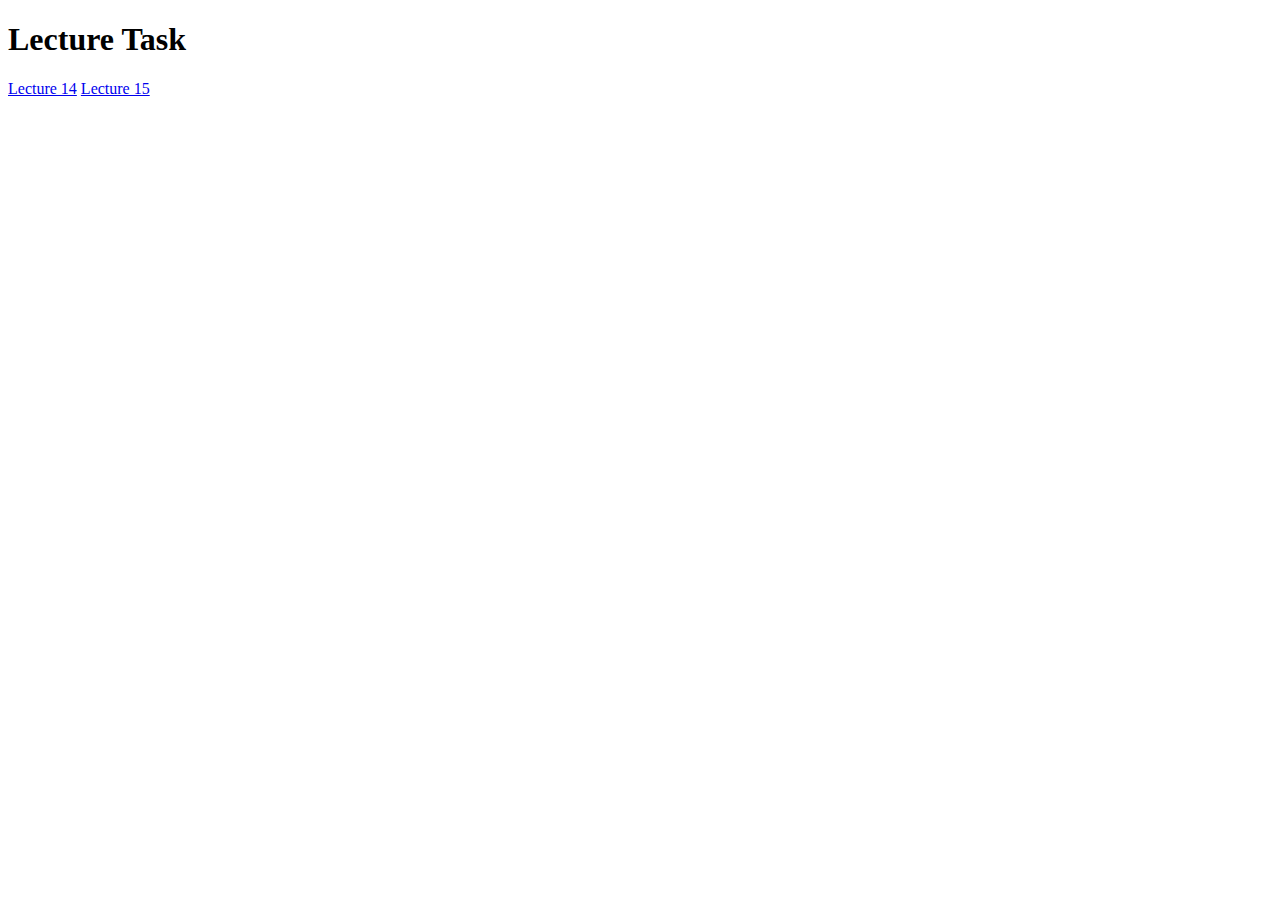
<file: index.html>
<!DOCTYPE html>
<html lang="en">
  <head>
    <meta charset="UTF-8" />
    <meta name="viewport" content="width=device-width, initial-scale=1.0" />
    <title>Document</title>
  </head>
  <body>
    <h1>Lecture Task</h1>
    <a href="./Lec-14/index.html">Lecture 14</a>
    <a href="./Lec-15/index.html">Lecture 15</a>
  </body>
</html>
</file>
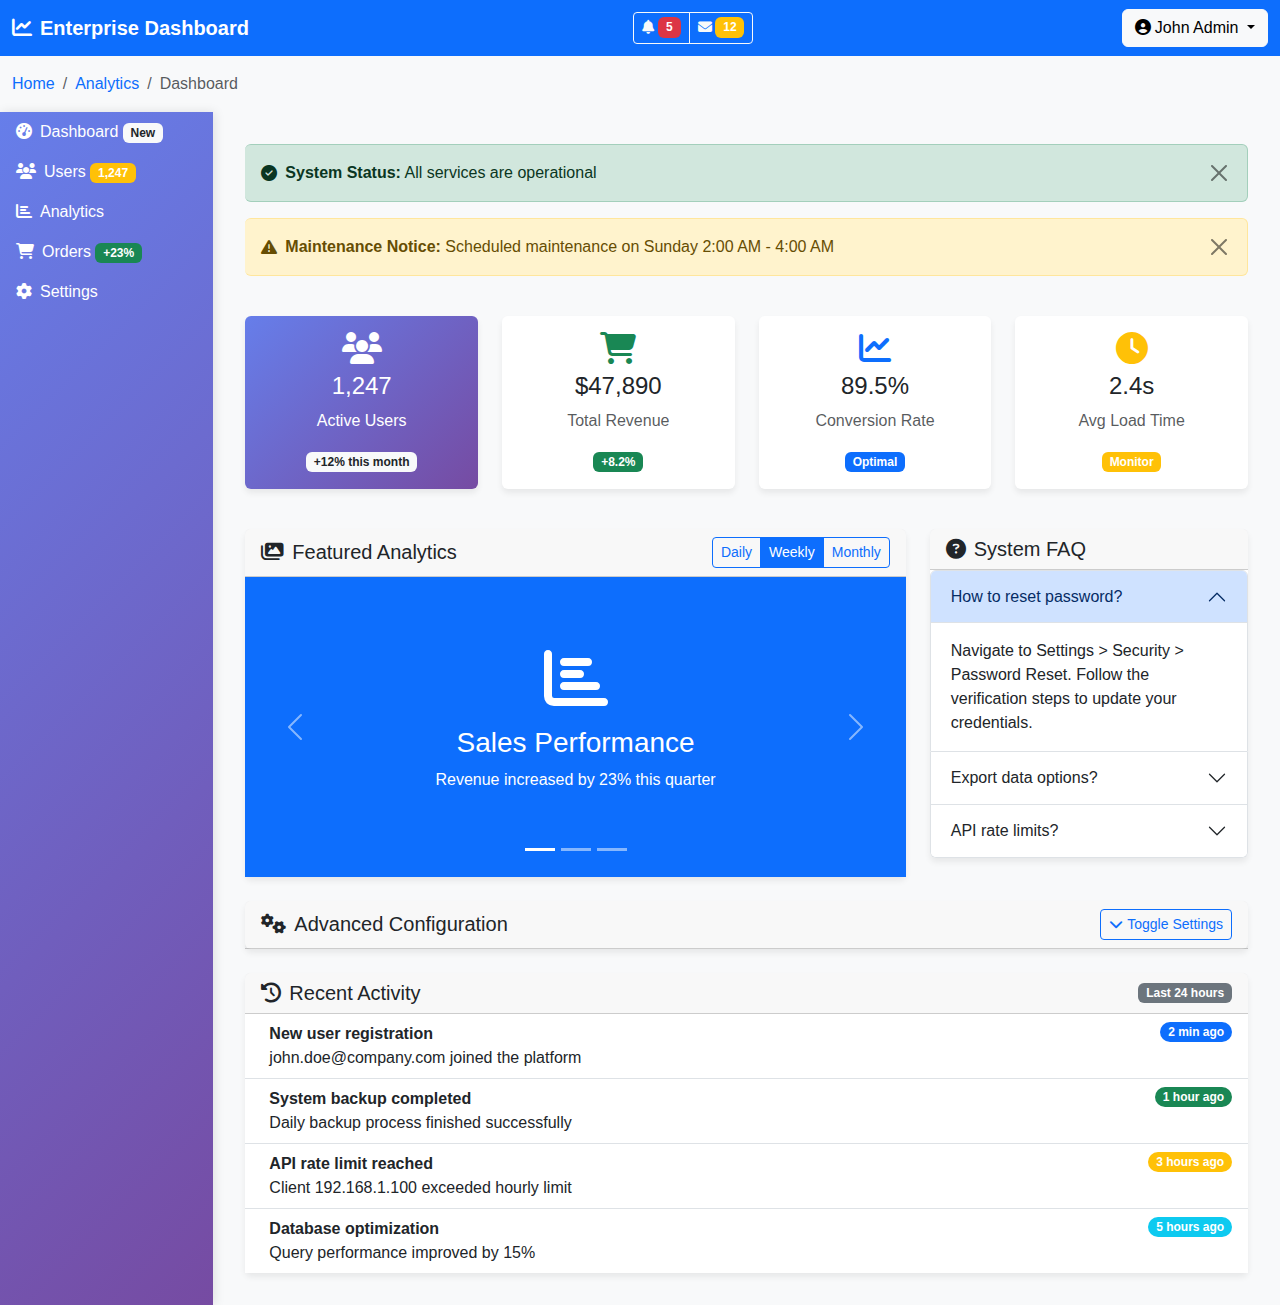
<file: Lec-14/index.html>
<!DOCTYPE html>
<html lang="en">
  <head>
    <meta charset="UTF-8" />
    <meta name="viewport" content="width=device-width, initial-scale=1.0" />
    <title>Componets Lecture-14</title>
    <link
      href="https://cdnjs.cloudflare.com/ajax/libs/bootstrap/5.3.0/css/bootstrap.min.css"
      rel="stylesheet"
    />
    <link
      href="https://cdnjs.cloudflare.com/ajax/libs/font-awesome/6.4.0/css/all.min.css"
      rel="stylesheet"
    />
    <link rel="stylesheet" href="./css/style.css" />
  </head>
  <body>
    <!-- Navigation with Dropdowns and Badges -->
    <nav class="navbar navbar-expand-lg navbar-dark bg-primary">
      <div class="container-fluid">
        <a class="navbar-brand" href="#">
          <i class="fas fa-chart-line me-2"></i>Enterprise Dashboard
        </a>

        <!-- Button Group for Navigation -->
        <div class="btn-group" role="group">
          <button type="button" class="btn btn-outline-light btn-sm">
            <i class="fas fa-bell"></i>
            <span class="badge bg-danger badge-custom">5</span>
          </button>
          <button type="button" class="btn btn-outline-light btn-sm">
            <i class="fas fa-envelope"></i>
            <span class="badge bg-warning badge-custom">12</span>
          </button>
        </div>

        <!-- Dropdown Menu -->
        <div class="dropdown">
          <button
            class="btn btn-light dropdown-toggle"
            type="button"
            data-bs-toggle="dropdown"
          >
            <i class="fas fa-user-circle me-1"></i>John Admin
          </button>
          <ul class="dropdown-menu">
            <li>
              <a class="dropdown-item" href="#"
                ><i class="fas fa-user me-2"></i>Profile</a
              >
            </li>
            <li>
              <a class="dropdown-item" href="#"
                ><i class="fas fa-cog me-2"></i>Settings</a
              >
            </li>
            <li><hr class="dropdown-divider" /></li>
            <li>
              <a class="dropdown-item" href="#"
                ><i class="fas fa-sign-out-alt me-2"></i>Logout</a
              >
            </li>
          </ul>
        </div>
      </div>
    </nav>

    <!-- Breadcrumb Navigation -->
    <div class="container-fluid mt-3">
      <nav aria-label="breadcrumb">
        <ol class="breadcrumb">
          <li class="breadcrumb-item">
            <a href="#" class="text-decoration-none">Home</a>
          </li>
          <li class="breadcrumb-item">
            <a href="#" class="text-decoration-none">Analytics</a>
          </li>
          <li class="breadcrumb-item active">Dashboard</li>
        </ol>
      </nav>
    </div>

    <div class="container-fluid">
      <div class="row">
        <!-- Sidebar with List Group -->
        <div class="col-md-3 col-lg-2 sidebar p-0">
          <div class="list-group list-group-flush">
            <a
              href="#"
              class="list-group-item list-group-item-action bg-transparent text-white border-0"
            >
              <i class="fas fa-tachometer-alt me-2"></i>Dashboard
              <span class="badge bg-light text-dark ms-auto">New</span>
            </a>
            <a
              href="#"
              class="list-group-item list-group-item-action bg-transparent text-white border-0"
            >
              <i class="fas fa-users me-2"></i>Users
              <span class="badge bg-warning ms-auto">1,247</span>
            </a>
            <a
              href="#"
              class="list-group-item list-group-item-action bg-transparent text-white border-0"
            >
              <i class="fas fa-chart-bar me-2"></i>Analytics
            </a>
            <a
              href="#"
              class="list-group-item list-group-item-action bg-transparent text-white border-0"
            >
              <i class="fas fa-shopping-cart me-2"></i>Orders
              <span class="badge bg-success ms-auto">+23%</span>
            </a>
            <a
              href="#"
              class="list-group-item list-group-item-action bg-transparent text-white border-0"
            >
              <i class="fas fa-cog me-2"></i>Settings
            </a>
          </div>
        </div>

        <!-- Main Content Area -->
        <div class="col-md-9 col-lg-10 main-content">
          <!-- Alert Messages -->
          <div class="row mb-4">
            <div class="col-12">
              <div
                class="alert alert-success alert-custom border-start-0"
                style="border-left-color: #198754"
              >
                <div class="d-flex align-items-center">
                  <i class="fas fa-check-circle me-2"></i>
                  <div class="flex-grow-1">
                    <strong>System Status:</strong> All services are operational
                  </div>
                  <button
                    type="button"
                    class="btn-close"
                    data-bs-dismiss="alert"
                  ></button>
                </div>
              </div>

              <div
                class="alert alert-warning alert-custom border-start-0"
                style="border-left-color: #ffc107"
              >
                <div class="d-flex align-items-center">
                  <i class="fas fa-exclamation-triangle me-2"></i>
                  <div class="flex-grow-1">
                    <strong>Maintenance Notice:</strong> Scheduled maintenance
                    on Sunday 2:00 AM - 4:00 AM
                  </div>
                  <button
                    type="button"
                    class="btn-close"
                    data-bs-dismiss="alert"
                  ></button>
                </div>
              </div>
            </div>
          </div>

          <!-- Metric Cards -->
          <div class="row mb-4">
            <div class="col-md-3 mb-3">
              <div class="card metric-card">
                <div class="card-body text-center">
                  <i class="fas fa-users fa-2x mb-2"></i>
                  <h4 class="card-title">1,247</h4>
                  <p class="card-text">Active Users</p>
                  <span class="badge bg-light text-dark">+12% this month</span>
                </div>
              </div>
            </div>
            <div class="col-md-3 mb-3">
              <div class="card">
                <div class="card-body text-center">
                  <i class="fas fa-shopping-cart fa-2x text-success mb-2"></i>
                  <h4 class="card-title">$47,890</h4>
                  <p class="card-text text-muted">Total Revenue</p>
                  <span class="badge bg-success">+8.2%</span>
                </div>
              </div>
            </div>
            <div class="col-md-3 mb-3">
              <div class="card">
                <div class="card-body text-center">
                  <i class="fas fa-chart-line fa-2x text-primary mb-2"></i>
                  <h4 class="card-title">89.5%</h4>
                  <p class="card-text text-muted">Conversion Rate</p>
                  <span class="badge bg-primary">Optimal</span>
                </div>
              </div>
            </div>
            <div class="col-md-3 mb-3">
              <div class="card">
                <div class="card-body text-center">
                  <i class="fas fa-clock fa-2x text-warning mb-2"></i>
                  <h4 class="card-title">2.4s</h4>
                  <p class="card-text text-muted">Avg Load Time</p>
                  <span class="badge bg-warning">Monitor</span>
                </div>
              </div>
            </div>
          </div>

          <div class="row">
            <!-- Carousel for Featured Content -->
            <div class="col-lg-8 mb-4">
              <div class="card">
                <div
                  class="card-header d-flex justify-content-between align-items-center"
                >
                  <h5 class="mb-0">
                    <i class="fas fa-images me-2"></i>Featured Analytics
                  </h5>
                  <div class="btn-group btn-group-sm">
                    <button class="btn btn-outline-primary">Daily</button>
                    <button class="btn btn-primary">Weekly</button>
                    <button class="btn btn-outline-primary">Monthly</button>
                  </div>
                </div>
                <div class="card-body p-0">
                  <div
                    id="analyticsCarousel"
                    class="carousel slide"
                    data-bs-ride="carousel"
                  >
                    <div class="carousel-indicators">
                      <button
                        type="button"
                        data-bs-target="#analyticsCarousel"
                        data-bs-slide-to="0"
                        class="active"
                      ></button>
                      <button
                        type="button"
                        data-bs-target="#analyticsCarousel"
                        data-bs-slide-to="1"
                      ></button>
                      <button
                        type="button"
                        data-bs-target="#analyticsCarousel"
                        data-bs-slide-to="2"
                      ></button>
                    </div>
                    <div class="carousel-inner">
                      <div class="carousel-item active">
                        <div
                          class="d-flex align-items-center justify-content-center bg-primary text-white"
                          style="height: 300px"
                        >
                          <div class="text-center">
                            <i class="fas fa-chart-bar fa-4x mb-3"></i>
                            <h3>Sales Performance</h3>
                            <p>Revenue increased by 23% this quarter</p>
                          </div>
                        </div>
                      </div>
                      <div class="carousel-item">
                        <div
                          class="d-flex align-items-center justify-content-center bg-success text-white"
                          style="height: 300px"
                        >
                          <div class="text-center">
                            <i class="fas fa-users fa-4x mb-3"></i>
                            <h3>User Growth</h3>
                            <p>New user registrations up 15%</p>
                          </div>
                        </div>
                      </div>
                      <div class="carousel-item">
                        <div
                          class="d-flex align-items-center justify-content-center bg-info text-white"
                          style="height: 300px"
                        >
                          <div class="text-center">
                            <i class="fas fa-globe fa-4x mb-3"></i>
                            <h3>Global Reach</h3>
                            <p>Expanded to 12 new markets</p>
                          </div>
                        </div>
                      </div>
                    </div>
                    <button
                      class="carousel-control-prev"
                      type="button"
                      data-bs-target="#analyticsCarousel"
                      data-bs-slide="prev"
                    >
                      <span class="carousel-control-prev-icon"></span>
                    </button>
                    <button
                      class="carousel-control-next"
                      type="button"
                      data-bs-target="#analyticsCarousel"
                      data-bs-slide="next"
                    >
                      <span class="carousel-control-next-icon"></span>
                    </button>
                  </div>
                </div>
              </div>
            </div>

            <!-- Accordion FAQ Section -->
            <div class="col-lg-4 mb-4">
              <div class="card">
                <div class="card-header">
                  <h5 class="mb-0">
                    <i class="fas fa-question-circle me-2"></i>System FAQ
                  </h5>
                </div>
                <div class="card-body p-0">
                  <div class="accordion" id="systemFAQ">
                    <div class="accordion-item">
                      <h2 class="accordion-header">
                        <button
                          class="accordion-button"
                          type="button"
                          data-bs-toggle="collapse"
                          data-bs-target="#faq1"
                        >
                          How to reset password?
                        </button>
                      </h2>
                      <div
                        id="faq1"
                        class="accordion-collapse collapse show"
                        data-bs-parent="#systemFAQ"
                      >
                        <div class="accordion-body">
                          Navigate to Settings > Security > Password Reset.
                          Follow the verification steps to update your
                          credentials.
                        </div>
                      </div>
                    </div>
                    <div class="accordion-item">
                      <h2 class="accordion-header">
                        <button
                          class="accordion-button collapsed"
                          type="button"
                          data-bs-toggle="collapse"
                          data-bs-target="#faq2"
                        >
                          Export data options?
                        </button>
                      </h2>
                      <div
                        id="faq2"
                        class="accordion-collapse collapse"
                        data-bs-parent="#systemFAQ"
                      >
                        <div class="accordion-body">
                          Use the Export function in Analytics section.
                          Available formats: CSV, PDF, Excel. Historical data up
                          to 2 years.
                        </div>
                      </div>
                    </div>
                    <div class="accordion-item">
                      <h2 class="accordion-header">
                        <button
                          class="accordion-button collapsed"
                          type="button"
                          data-bs-toggle="collapse"
                          data-bs-target="#faq3"
                        >
                          API rate limits?
                        </button>
                      </h2>
                      <div
                        id="faq3"
                        class="accordion-collapse collapse"
                        data-bs-parent="#systemFAQ"
                      >
                        <div class="accordion-body">
                          Standard plan: 1000 requests/hour. Premium: 5000
                          requests/hour. Enterprise: Custom limits available.
                        </div>
                      </div>
                    </div>
                  </div>
                </div>
              </div>
            </div>
          </div>

          <!-- Collapsible Advanced Settings -->
          <div class="row mb-4">
            <div class="col-12">
              <div class="card">
                <div class="card-header">
                  <div
                    class="d-flex justify-content-between align-items-center"
                  >
                    <h5 class="mb-0">
                      <i class="fas fa-cogs me-2"></i>Advanced Configuration
                    </h5>
                    <button
                      class="btn btn-outline-primary btn-sm"
                      type="button"
                      data-bs-toggle="collapse"
                      data-bs-target="#advancedSettings"
                    >
                      <i class="fas fa-chevron-down me-1"></i>Toggle Settings
                    </button>
                  </div>
                </div>
                <div class="collapse" id="advancedSettings">
                  <div class="card-body">
                    <div class="row">
                      <div class="col-md-6">
                        <h6>Security Settings</h6>
                        <div class="form-check">
                          <input
                            class="form-check-input"
                            type="checkbox"
                            checked
                          />
                          <label class="form-check-label"
                            >Two-factor authentication</label
                          >
                        </div>
                        <div class="form-check">
                          <input class="form-check-input" type="checkbox" />
                          <label class="form-check-label"
                            >IP whitelist enforcement</label
                          >
                        </div>
                      </div>
                      <div class="col-md-6">
                        <h6>Performance Options</h6>
                        <div class="form-check">
                          <input
                            class="form-check-input"
                            type="checkbox"
                            checked
                          />
                          <label class="form-check-label">Enable caching</label>
                        </div>
                        <div class="form-check">
                          <input
                            class="form-check-input"
                            type="checkbox"
                            checked
                          />
                          <label class="form-check-label"
                            >Compress responses</label
                          >
                        </div>
                      </div>
                    </div>
                    <div class="mt-3">
                      <button class="btn btn-primary">Save Changes</button>
                      <button class="btn btn-outline-secondary ms-2">
                        Reset to Default
                      </button>
                    </div>
                  </div>
                </div>
              </div>
            </div>
          </div>

          <!-- Recent Activity with List Group -->
          <div class="row">
            <div class="col-12">
              <div class="card">
                <div
                  class="card-header d-flex justify-content-between align-items-center"
                >
                  <h5 class="mb-0">
                    <i class="fas fa-history me-2"></i>Recent Activity
                  </h5>
                  <span class="badge bg-secondary">Last 24 hours</span>
                </div>
                <div class="card-body p-0">
                  <div class="list-group list-group-flush">
                    <div
                      class="list-group-item d-flex justify-content-between align-items-start"
                    >
                      <div class="ms-2 me-auto">
                        <div class="fw-bold">New user registration</div>
                        john.doe@company.com joined the platform
                      </div>
                      <span class="badge bg-primary rounded-pill"
                        >2 min ago</span
                      >
                    </div>
                    <div
                      class="list-group-item d-flex justify-content-between align-items-start"
                    >
                      <div class="ms-2 me-auto">
                        <div class="fw-bold">System backup completed</div>
                        Daily backup process finished successfully
                      </div>
                      <span class="badge bg-success rounded-pill"
                        >1 hour ago</span
                      >
                    </div>
                    <div
                      class="list-group-item d-flex justify-content-between align-items-start"
                    >
                      <div class="ms-2 me-auto">
                        <div class="fw-bold">API rate limit reached</div>
                        Client 192.168.1.100 exceeded hourly limit
                      </div>
                      <span class="badge bg-warning rounded-pill"
                        >3 hours ago</span
                      >
                    </div>
                    <div
                      class="list-group-item d-flex justify-content-between align-items-start"
                    >
                      <div class="ms-2 me-auto">
                        <div class="fw-bold">Database optimization</div>
                        Query performance improved by 15%
                      </div>
                      <span class="badge bg-info rounded-pill"
                        >5 hours ago</span
                      >
                    </div>
                  </div>
                </div>
              </div>
            </div>
          </div>
        </div>
      </div>
    </div>

    <script src="https://cdnjs.cloudflare.com/ajax/libs/bootstrap/5.3.0/js/bootstrap.bundle.min.js"></script>
  </body>
</html>
</file>
<file: Lec-14/css/style.css>
body {
  background-color: #f8f9fa;
  font-family: "Segoe UI", Tahoma, Geneva, Verdana, sans-serif;
}
.navbar-brand {
  font-weight: 600;
}
.sidebar {
  background: linear-gradient(135deg, #667eea 0%, #764ba2 100%);
  min-height: 100vh;
  box-shadow: 2px 0 10px rgba(0, 0, 0, 0.1);
}
.main-content {
  padding: 2rem;
}
.card {
  border: none;
  box-shadow: 0 4px 6px rgba(0, 0, 0, 0.07);
  transition: transform 0.2s ease;
}
.card:hover {
  transform: translateY(-2px);
}
.metric-card {
  background: linear-gradient(135deg, #667eea 0%, #764ba2 100%);
  color: white;
}
.carousel-item img {
  height: 300px;
  object-fit: cover;
}
.badge-custom {
  font-size: 0.75rem;
}
.alert-custom {
  border-left: 4px solid;
}
.list-group-item:hover {
  background-color: #f8f9fa;
}
</file>
